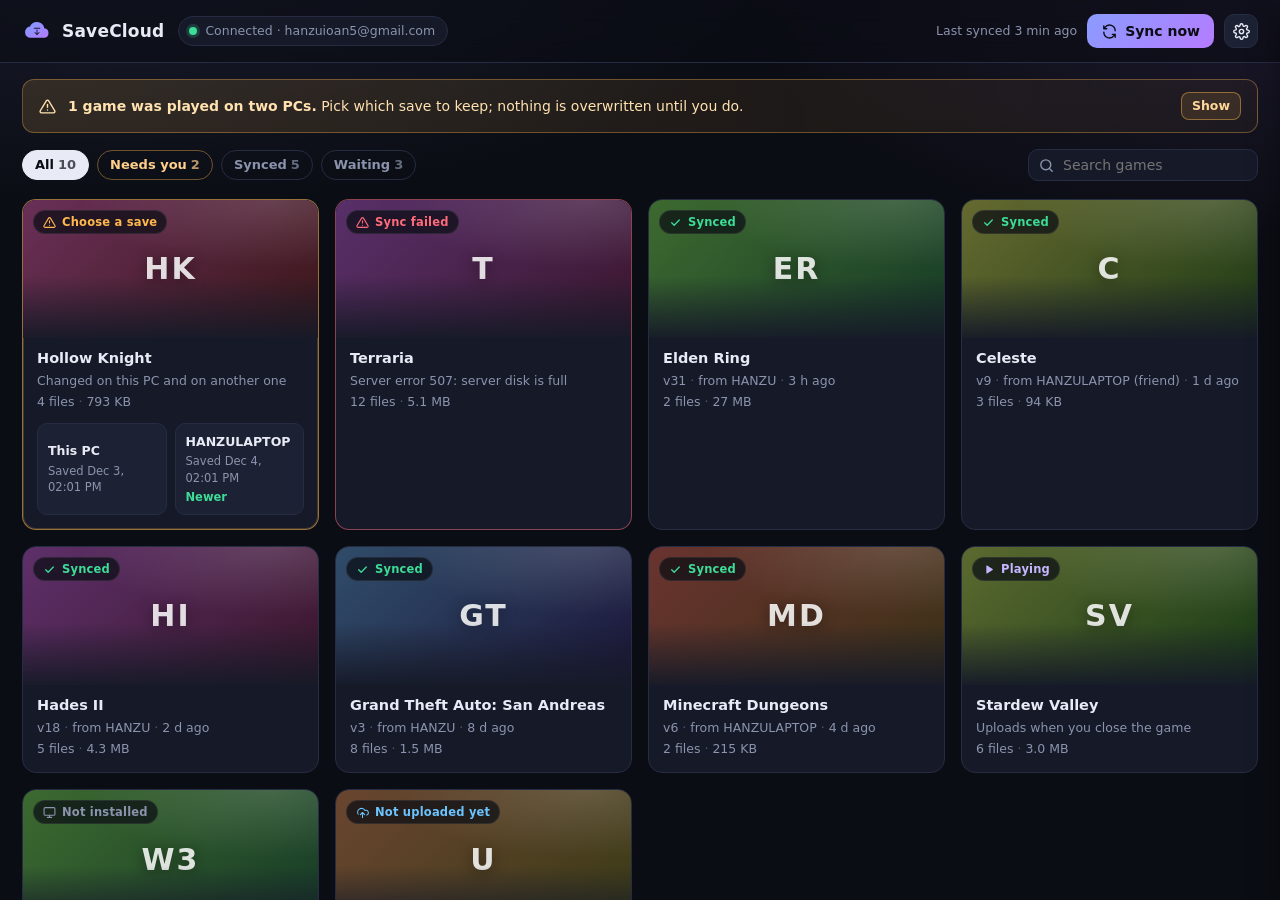
<file: SaveCloud/ui/index.html>
<!doctype html>
<html lang="en">
<head>
  <meta charset="utf-8">
  <meta name="viewport" content="width=device-width, initial-scale=1">
  <title>SaveCloud</title>
  <link rel="stylesheet" href="app.css">
</head>
<body>
  <div class="app">
    <header class="top">
      <div class="brand">
        <svg class="logo" viewBox="0 0 64 64" aria-hidden="true"><use href="#logo"/></svg>
        <span>SaveCloud</span>
      </div>
      <button class="conn" id="conn" type="button" title="Connection details">
        <span class="dot"></span><span class="conn-text" id="connText">Starting…</span>
      </button>
      <div class="top-right">
        <span class="last-sync" id="lastSync"></span>
        <button class="btn primary" id="syncBtn" type="button">
          <svg class="ico spin-when-busy" viewBox="0 0 24 24"><use href="#i-sync"/></svg>
          <span id="syncLabel">Sync now</span>
        </button>
        <button class="btn icon" id="settingsBtn" type="button" title="Settings">
          <svg class="ico" viewBox="0 0 24 24"><use href="#i-gear"/></svg>
        </button>
      </div>
    </header>

    <section class="banner" id="banner" hidden></section>

    <nav class="toolbar">
      <div class="chips" id="chips" role="tablist"></div>
      <label class="search">
        <svg class="ico" viewBox="0 0 24 24"><use href="#i-search"/></svg>
        <input id="search" type="search" placeholder="Search games" autocomplete="off">
      </label>
    </nav>

    <main class="grid" id="grid" aria-live="polite"></main>
    <div class="empty" id="empty" hidden></div>
  </div>

  <!-- Setup / connection overlay -->
  <div class="overlay" id="setup" hidden>
    <div class="setup">
      <svg class="logo big" viewBox="0 0 64 64" aria-hidden="true"><use href="#logo"/></svg>
      <h1 id="setupTitle">Getting SaveCloud ready</h1>
      <p class="muted" id="setupLead">This only takes a moment.</p>
      <ol class="steps" id="steps"></ol>
      <div class="setup-actions" id="setupActions"></div>
      <button class="link" id="setupDismiss" type="button">Look around anyway</button>
    </div>
  </div>

  <!-- Settings drawer -->
  <div class="scrim" id="scrim" hidden></div>
  <aside class="drawer" id="drawer" aria-hidden="true">
    <div class="drawer-head">
      <h2>Settings</h2>
      <button class="btn icon" id="closeDrawer" type="button" title="Close"><svg class="ico" viewBox="0 0 24 24"><use href="#i-x"/></svg></button>
    </div>
    <div class="drawer-body">
      <section class="group">
        <h3>General</h3>
        <label class="toggle"><span><b>Start with Windows</b><small>Restores your newest saves every time you sign in.</small></span><input type="checkbox" data-setting="StartWithWindows"><i></i></label>
        <label class="toggle"><span><b>Skip Steam Cloud games</b><small>Steam already syncs these; syncing twice can cause Steam conflict prompts.</small></span><input type="checkbox" data-setting="SkipSteamCloudGames"><i></i></label>
        <label class="toggle"><span><b>Sync settings files too</b><small>Graphics and keybinds. Usually differ per PC, so off by default.</small></span><input type="checkbox" data-setting="IncludeConfigFiles"><i></i></label>
      </section>

      <section class="group">
        <h3>Game folders</h3>
        <p class="muted small">Steam, Epic, GOG, Program Files and any <code>X:\Games</code> folder are found automatically. Add other folders that contain installed games.</p>
        <ul class="list" id="roots"></ul>
        <button class="btn" id="addRoot" type="button"><svg class="ico" viewBox="0 0 24 24"><use href="#i-plus"/></svg>Add folder</button>
      </section>

      <section class="group">
        <h3>Not synced</h3>
        <ul class="list" id="ignored"></ul>
      </section>

      <section class="group">
        <h3>Server</h3>
        <dl class="kv" id="serverInfo"></dl>
        <details>
          <summary>Advanced</summary>
          <label class="field"><span>Server address <small>Leave empty to find it automatically</small></span>
            <input type="text" id="serverUrl" placeholder="http://100.x.y.z:8765" spellcheck="false"></label>
          <label class="field"><span>Old versions kept per game</span>
            <input type="number" min="1" max="50" data-setting="HistoryToKeep"></label>
        </details>
      </section>

      <section class="group">
        <h3>Help</h3>
        <div class="row-btns">
          <button class="btn" data-cmd="openBackups" type="button">Local backups</button>
          <button class="btn" data-cmd="openLogs" type="button">Log files</button>
          <button class="btn" data-cmd="rescan" type="button">Rescan games</button>
        </div>
        <p class="muted small" id="version"></p>
      </section>
    </div>
  </aside>

  <!-- Confirm dialog -->
  <div class="overlay" id="confirm" hidden>
    <div class="dialog">
      <h2 id="confirmTitle"></h2>
      <div id="confirmBody"></div>
      <div class="dialog-actions">
        <button class="btn" id="confirmNo" type="button">Cancel</button>
        <button class="btn primary" id="confirmYes" type="button">OK</button>
      </div>
    </div>
  </div>

  <div class="toast" id="toast" hidden></div>

  <svg width="0" height="0" style="position:absolute">
    <defs>
      <linearGradient id="lg" x1="0" y1="0" x2="1" y2="1">
        <stop offset="0" stop-color="#7c9cff"/><stop offset="1" stop-color="#b57bff"/>
      </linearGradient>
    </defs>
    <symbol id="logo" viewBox="0 0 64 64">
      <path fill="url(#lg)" d="M47.5 26.2A16 16 0 0 0 17 22.6 12 12 0 0 0 18 46.5h29a10.2 10.2 0 0 0 .5-20.3z"/>
      <path fill="#0d1020" d="M31 29h2v8.2l3.3-3.3 1.4 1.4L32 41l-5.7-5.7 1.4-1.4L31 37.2z" opacity=".9"/>
      <rect x="25" y="25" width="14" height="2.4" rx="1.2" fill="#0d1020" opacity=".9"/>
    </symbol>
    <symbol id="i-sync" viewBox="0 0 24 24"><path fill="none" stroke="currentColor" stroke-width="2" stroke-linecap="round" stroke-linejoin="round" d="M20 11a8 8 0 0 0-14.3-4.9L4 8m0-4v4h4M4 13a8 8 0 0 0 14.3 4.9L20 16m0 4v-4h-4"/></symbol>
    <symbol id="i-gear" viewBox="0 0 24 24"><g fill="none" stroke="currentColor" stroke-width="2" stroke-linecap="round" stroke-linejoin="round"><circle cx="12" cy="12" r="3"/><path d="M19.4 15a1.7 1.7 0 0 0 .3 1.8l.1.1a2 2 0 1 1-2.8 2.8l-.1-.1a1.7 1.7 0 0 0-1.8-.3 1.7 1.7 0 0 0-1 1.5V21a2 2 0 1 1-4 0v-.1a1.7 1.7 0 0 0-1.1-1.5 1.7 1.7 0 0 0-1.8.3l-.1.1a2 2 0 1 1-2.8-2.8l.1-.1a1.7 1.7 0 0 0 .3-1.8 1.7 1.7 0 0 0-1.5-1H3a2 2 0 1 1 0-4h.1a1.7 1.7 0 0 0 1.5-1.1 1.7 1.7 0 0 0-.3-1.8l-.1-.1a2 2 0 1 1 2.8-2.8l.1.1a1.7 1.7 0 0 0 1.8.3H9a1.7 1.7 0 0 0 1-1.5V3a2 2 0 1 1 4 0v.1a1.7 1.7 0 0 0 1 1.5 1.7 1.7 0 0 0 1.8-.3l.1-.1a2 2 0 1 1 2.8 2.8l-.1.1a1.7 1.7 0 0 0-.3 1.8V9a1.7 1.7 0 0 0 1.5 1H21a2 2 0 1 1 0 4h-.1a1.7 1.7 0 0 0-1.5 1z"/></g></symbol>
    <symbol id="i-search" viewBox="0 0 24 24"><g fill="none" stroke="currentColor" stroke-width="2" stroke-linecap="round"><circle cx="11" cy="11" r="7"/><path d="m20 20-3.5-3.5"/></g></symbol>
    <symbol id="i-x" viewBox="0 0 24 24"><path fill="none" stroke="currentColor" stroke-width="2" stroke-linecap="round" d="M6 6l12 12M18 6 6 18"/></symbol>
    <symbol id="i-plus" viewBox="0 0 24 24"><path fill="none" stroke="currentColor" stroke-width="2" stroke-linecap="round" d="M12 5v14M5 12h14"/></symbol>
    <symbol id="i-check" viewBox="0 0 24 24"><path fill="none" stroke="currentColor" stroke-width="2.4" stroke-linecap="round" stroke-linejoin="round" d="m5 12.5 4.5 4.5L19 7.5"/></symbol>
    <symbol id="i-alert" viewBox="0 0 24 24"><g fill="none" stroke="currentColor" stroke-width="2" stroke-linecap="round" stroke-linejoin="round"><path d="M10.3 3.9 1.8 18a2 2 0 0 0 1.7 3h17a2 2 0 0 0 1.7-3L13.7 3.9a2 2 0 0 0-3.4 0z"/><path d="M12 9v4M12 17h.01"/></g></symbol>
    <symbol id="i-cloud-up" viewBox="0 0 24 24"><g fill="none" stroke="currentColor" stroke-width="2" stroke-linecap="round" stroke-linejoin="round"><path d="M20 16.6A4.5 4.5 0 0 0 17.5 8h-1.3A7 7 0 1 0 4 14.9"/><path d="M12 12v9m-4-5 4-4 4 4"/></g></symbol>
    <symbol id="i-pc" viewBox="0 0 24 24"><g fill="none" stroke="currentColor" stroke-width="2" stroke-linecap="round" stroke-linejoin="round"><rect x="2" y="3" width="20" height="14" rx="2"/><path d="M8 21h8M12 17v4"/></g></symbol>
    <symbol id="i-more" viewBox="0 0 24 24"><g fill="currentColor"><circle cx="5" cy="12" r="1.8"/><circle cx="12" cy="12" r="1.8"/><circle cx="19" cy="12" r="1.8"/></g></symbol>
    <symbol id="i-play" viewBox="0 0 24 24"><path fill="currentColor" d="M8 5.5v13a1 1 0 0 0 1.5.9l10-6.5a1 1 0 0 0 0-1.8l-10-6.5A1 1 0 0 0 8 5.5z"/></symbol>
  </svg>

  <script src="app.js"></script>
</body>
</html>
</file>
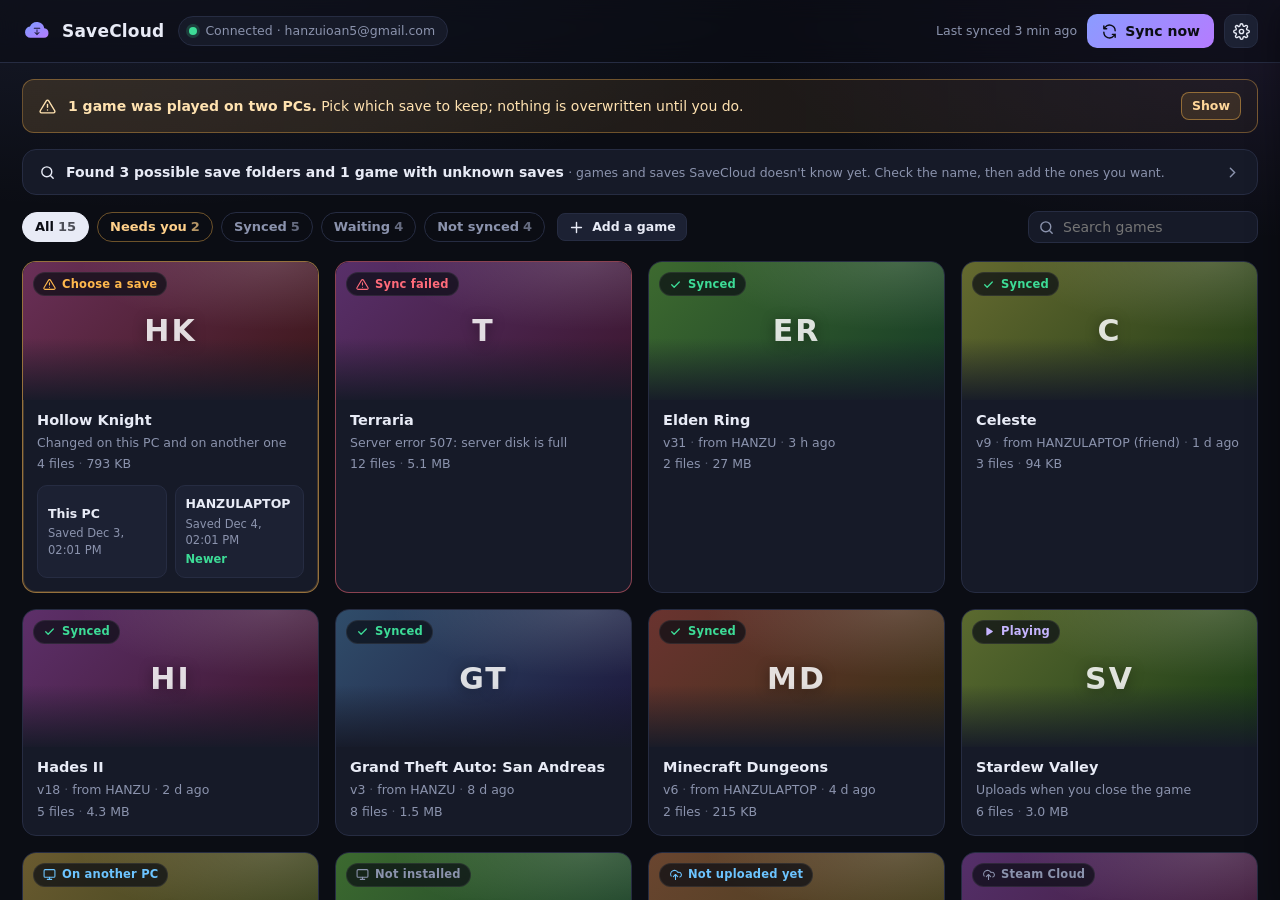
<file: SaveCloud/web/index.html>
<!doctype html>
<html lang="en">
<head>
  <meta charset="utf-8">
  <meta name="viewport" content="width=device-width, initial-scale=1">
  <title>SaveCloud</title>
  <link rel="stylesheet" href="app.css">
</head>
<body>
  <div class="app">
    <header class="top">
      <div class="brand">
        <svg class="logo" viewBox="0 0 64 64" aria-hidden="true"><use href="#logo"/></svg>
        <span>SaveCloud</span>
      </div>
      <button class="conn" id="conn" type="button" title="Connection details">
        <span class="dot"></span><span class="conn-text" id="connText">Starting…</span>
      </button>
      <div class="top-right">
        <span class="last-sync" id="lastSync"></span>
        <button class="btn primary" id="syncBtn" type="button">
          <svg class="ico spin-when-busy" viewBox="0 0 24 24"><use href="#i-sync"/></svg>
          <span id="syncLabel">Sync now</span>
        </button>
        <button class="btn icon" id="settingsBtn" type="button" title="Settings">
          <svg class="ico" viewBox="0 0 24 24"><use href="#i-gear"/></svg>
        </button>
      </div>
    </header>

    <section class="banner" id="banner" hidden></section>

    <section class="suggest" id="suggest" hidden></section>

    <nav class="toolbar">
      <div class="chips" id="chips" role="tablist"></div>
      <button class="btn small" id="addGameBtn" type="button"><svg class="ico" viewBox="0 0 24 24"><use href="#i-plus"/></svg>Add a game</button>
      <label class="search">
        <svg class="ico" viewBox="0 0 24 24"><use href="#i-search"/></svg>
        <input id="search" type="search" placeholder="Search games" autocomplete="off">
      </label>
    </nav>

    <main class="grid" id="grid" aria-live="polite"></main>
    <div class="empty" id="empty" hidden></div>
  </div>

  <!-- Setup / connection overlay -->
  <div class="overlay" id="setup" hidden>
    <div class="setup">
      <svg class="logo big" viewBox="0 0 64 64" aria-hidden="true"><use href="#logo"/></svg>
      <h1 id="setupTitle">Getting SaveCloud ready</h1>
      <p class="muted" id="setupLead">This only takes a moment.</p>
      <ol class="steps" id="steps"></ol>
      <div class="setup-actions" id="setupActions"></div>
      <button class="link" id="setupDismiss" type="button">Look around anyway</button>
    </div>
  </div>

  <!-- Settings drawer -->
  <div class="scrim" id="scrim" hidden></div>
  <aside class="drawer" id="drawer" aria-hidden="true">
    <div class="drawer-head">
      <h2>Settings</h2>
      <button class="btn icon" id="closeDrawer" type="button" title="Close"><svg class="ico" viewBox="0 0 24 24"><use href="#i-x"/></svg></button>
    </div>
    <div class="drawer-body">
      <section class="group">
        <h3>General</h3>
        <label class="toggle"><span><b>Start with Windows</b><small>Restores your newest saves every time you sign in.</small></span><input type="checkbox" data-setting="StartWithWindows"><i></i></label>
        <label class="toggle"><span><b>Leave launcher-synced games to their launcher</b><small>Steam, Epic, GOG, EA and Ubisoft sync some games themselves. Syncing twice can make the launcher ask which save to keep.</small></span><input type="checkbox" data-setting="SkipLauncherCloudGames"><i></i></label>
        <label class="toggle"><span><b>Sync settings files too</b><small>Graphics and keybinds. Usually differ per PC, so off by default.</small></span><input type="checkbox" data-setting="IncludeConfigFiles"><i></i></label>
      </section>

      <section class="group">
        <h3>Game folders</h3>
        <p class="muted small">Steam, Epic, GOG, Program Files and any <code>X:\Games</code> folder are found automatically. Add other folders that contain installed games.</p>
        <ul class="list" id="roots"></ul>
        <button class="btn" id="addRoot" type="button"><svg class="ico" viewBox="0 0 24 24"><use href="#i-plus"/></svg>Add folder</button>
      </section>

      <section class="group">
        <h3>Games you added</h3>
        <ul class="list" id="customGames"></ul>
      </section>

      <section class="group">
        <h3>Not synced</h3>
        <ul class="list" id="ignored"></ul>
      </section>

      <section class="group">
        <h3>Server</h3>
        <dl class="kv" id="serverInfo"></dl>
        <details>
          <summary>Advanced</summary>
          <label class="field"><span>Server address <small>Leave empty to find it automatically</small></span>
            <input type="text" id="serverUrl" placeholder="http://100.x.y.z:8765" spellcheck="false"></label>
          <label class="field"><span>Old versions kept per game</span>
            <input type="number" min="1" max="50" data-setting="HistoryToKeep"></label>
        </details>
      </section>

      <section class="group">
        <h3>Help</h3>
        <div class="row-btns">
          <button class="btn" data-cmd="openBackups" type="button">Local backups</button>
          <button class="btn" data-cmd="openLogs" type="button">Log files</button>
          <button class="btn" data-cmd="rescan" type="button">Rescan games</button>
        </div>
        <p class="muted small" id="version"></p>
      </section>
    </div>
  </aside>

  <!-- Confirm dialog -->
  <div class="overlay" id="confirm" hidden>
    <div class="dialog">
      <h2 id="confirmTitle"></h2>
      <div id="confirmBody"></div>
      <div class="dialog-actions">
        <button class="btn" id="confirmNo" type="button">Cancel</button>
        <button class="btn primary" id="confirmYes" type="button">OK</button>
      </div>
    </div>
  </div>

  <div class="toast" id="toast" hidden></div>

  <svg width="0" height="0" style="position:absolute">
    <defs>
      <linearGradient id="lg" x1="0" y1="0" x2="1" y2="1">
        <stop offset="0" stop-color="#7c9cff"/><stop offset="1" stop-color="#b57bff"/>
      </linearGradient>
    </defs>
    <symbol id="logo" viewBox="0 0 64 64">
      <path fill="url(#lg)" d="M47.5 26.2A16 16 0 0 0 17 22.6 12 12 0 0 0 18 46.5h29a10.2 10.2 0 0 0 .5-20.3z"/>
      <path fill="#0d1020" d="M31 29h2v8.2l3.3-3.3 1.4 1.4L32 41l-5.7-5.7 1.4-1.4L31 37.2z" opacity=".9"/>
      <rect x="25" y="25" width="14" height="2.4" rx="1.2" fill="#0d1020" opacity=".9"/>
    </symbol>
    <symbol id="i-sync" viewBox="0 0 24 24"><path fill="none" stroke="currentColor" stroke-width="2" stroke-linecap="round" stroke-linejoin="round" d="M20 11a8 8 0 0 0-14.3-4.9L4 8m0-4v4h4M4 13a8 8 0 0 0 14.3 4.9L20 16m0 4v-4h-4"/></symbol>
    <symbol id="i-gear" viewBox="0 0 24 24"><g fill="none" stroke="currentColor" stroke-width="2" stroke-linecap="round" stroke-linejoin="round"><circle cx="12" cy="12" r="3"/><path d="M19.4 15a1.7 1.7 0 0 0 .3 1.8l.1.1a2 2 0 1 1-2.8 2.8l-.1-.1a1.7 1.7 0 0 0-1.8-.3 1.7 1.7 0 0 0-1 1.5V21a2 2 0 1 1-4 0v-.1a1.7 1.7 0 0 0-1.1-1.5 1.7 1.7 0 0 0-1.8.3l-.1.1a2 2 0 1 1-2.8-2.8l.1-.1a1.7 1.7 0 0 0 .3-1.8 1.7 1.7 0 0 0-1.5-1H3a2 2 0 1 1 0-4h.1a1.7 1.7 0 0 0 1.5-1.1 1.7 1.7 0 0 0-.3-1.8l-.1-.1a2 2 0 1 1 2.8-2.8l.1.1a1.7 1.7 0 0 0 1.8.3H9a1.7 1.7 0 0 0 1-1.5V3a2 2 0 1 1 4 0v.1a1.7 1.7 0 0 0 1 1.5 1.7 1.7 0 0 0 1.8-.3l.1-.1a2 2 0 1 1 2.8 2.8l-.1.1a1.7 1.7 0 0 0-.3 1.8V9a1.7 1.7 0 0 0 1.5 1H21a2 2 0 1 1 0 4h-.1a1.7 1.7 0 0 0-1.5 1z"/></g></symbol>
    <symbol id="i-search" viewBox="0 0 24 24"><g fill="none" stroke="currentColor" stroke-width="2" stroke-linecap="round"><circle cx="11" cy="11" r="7"/><path d="m20 20-3.5-3.5"/></g></symbol>
    <symbol id="i-x" viewBox="0 0 24 24"><path fill="none" stroke="currentColor" stroke-width="2" stroke-linecap="round" d="M6 6l12 12M18 6 6 18"/></symbol>
    <symbol id="i-plus" viewBox="0 0 24 24"><path fill="none" stroke="currentColor" stroke-width="2" stroke-linecap="round" d="M12 5v14M5 12h14"/></symbol>
    <symbol id="i-check" viewBox="0 0 24 24"><path fill="none" stroke="currentColor" stroke-width="2.4" stroke-linecap="round" stroke-linejoin="round" d="m5 12.5 4.5 4.5L19 7.5"/></symbol>
    <symbol id="i-alert" viewBox="0 0 24 24"><g fill="none" stroke="currentColor" stroke-width="2" stroke-linecap="round" stroke-linejoin="round"><path d="M10.3 3.9 1.8 18a2 2 0 0 0 1.7 3h17a2 2 0 0 0 1.7-3L13.7 3.9a2 2 0 0 0-3.4 0z"/><path d="M12 9v4M12 17h.01"/></g></symbol>
    <symbol id="i-cloud-up" viewBox="0 0 24 24"><g fill="none" stroke="currentColor" stroke-width="2" stroke-linecap="round" stroke-linejoin="round"><path d="M20 16.6A4.5 4.5 0 0 0 17.5 8h-1.3A7 7 0 1 0 4 14.9"/><path d="M12 12v9m-4-5 4-4 4 4"/></g></symbol>
    <symbol id="i-pc" viewBox="0 0 24 24"><g fill="none" stroke="currentColor" stroke-width="2" stroke-linecap="round" stroke-linejoin="round"><rect x="2" y="3" width="20" height="14" rx="2"/><path d="M8 21h8M12 17v4"/></g></symbol>
    <symbol id="i-more" viewBox="0 0 24 24"><g fill="currentColor"><circle cx="5" cy="12" r="1.8"/><circle cx="12" cy="12" r="1.8"/><circle cx="19" cy="12" r="1.8"/></g></symbol>
    <symbol id="i-play" viewBox="0 0 24 24"><path fill="currentColor" d="M8 5.5v13a1 1 0 0 0 1.5.9l10-6.5a1 1 0 0 0 0-1.8l-10-6.5A1 1 0 0 0 8 5.5z"/></symbol>
  </svg>

  <script src="app.js"></script>
</body>
</html>
</file>
<file: SaveCloud/ui/app.css>
:root {
  --bg: #0b0d14;
  --bg-2: #11141f;
  --panel: #161a28;
  --panel-2: #1c2133;
  --line: #262c42;
  --text: #e8ebf6;
  --muted: #8b93ad;
  --accent: #8a9cff;
  --accent-2: #b57bff;
  --ok: #3ddc97;
  --warn: #ffb84d;
  --bad: #ff6b7a;
  --info: #6cc4ff;
  --radius: 14px;
  --shadow: 0 10px 30px rgba(0, 0, 0, .35);
  color-scheme: dark;
}

* { box-sizing: border-box; }
html, body { height: 100%; }
body {
  margin: 0;
  background:
    radial-gradient(1200px 500px at 10% -10%, rgba(138, 156, 255, .12), transparent 60%),
    radial-gradient(900px 400px at 100% 0%, rgba(181, 123, 255, .10), transparent 60%),
    var(--bg);
  color: var(--text);
  font: 14px/1.45 "Segoe UI Variable Text", "Segoe UI", system-ui, -apple-system, sans-serif;
  -webkit-font-smoothing: antialiased;
  user-select: none;
  overflow: hidden;
}
button, input { font: inherit; color: inherit; }
code { font-family: "Cascadia Mono", Consolas, monospace; font-size: .92em; background: var(--panel-2); padding: 1px 5px; border-radius: 5px; }
[hidden] { display: none !important; }

.app { height: 100%; display: flex; flex-direction: column; }

/* ---- header ---- */
.top {
  display: flex; align-items: center; gap: 14px;
  padding: 14px 22px; border-bottom: 1px solid var(--line);
  background: rgba(11, 13, 20, .6); backdrop-filter: blur(12px);
}
.brand { display: flex; align-items: center; gap: 10px; font-weight: 650; font-size: 17px; letter-spacing: .2px; }
.logo { width: 30px; height: 30px; }
.logo.big { width: 64px; height: 64px; }
.conn {
  display: inline-flex; align-items: center; gap: 8px; max-width: 46%;
  border: 1px solid var(--line); background: var(--panel); border-radius: 999px;
  padding: 5px 12px 5px 10px; cursor: pointer; color: var(--muted); font-size: 12.5px;
}
.conn:hover { border-color: #39405e; color: var(--text); }
.conn-text { white-space: nowrap; overflow: hidden; text-overflow: ellipsis; }
.dot { width: 8px; height: 8px; border-radius: 50%; background: var(--muted); flex: none; box-shadow: 0 0 0 3px rgba(139, 147, 173, .15); }
.conn[data-state="connected"] .dot { background: var(--ok); box-shadow: 0 0 0 3px rgba(61, 220, 151, .18); }
.conn[data-state="searching"] .dot { background: var(--info); animation: pulse 1.2s infinite; }
.conn[data-state="warn"] .dot { background: var(--warn); box-shadow: 0 0 0 3px rgba(255, 184, 77, .18); }
.conn[data-state="bad"] .dot { background: var(--bad); box-shadow: 0 0 0 3px rgba(255, 107, 122, .18); }
@keyframes pulse { 50% { opacity: .35; } }
.top-right { margin-left: auto; display: flex; align-items: center; gap: 10px; }
.last-sync { color: var(--muted); font-size: 12.5px; white-space: nowrap; }

.btn {
  display: inline-flex; align-items: center; gap: 7px; height: 34px; padding: 0 14px;
  border-radius: 10px; border: 1px solid var(--line); background: var(--panel-2);
  cursor: pointer; font-weight: 550; white-space: nowrap; transition: background .15s, border-color .15s, transform .05s;
}
.btn:hover { background: #242a40; border-color: #353c59; }
.btn:active { transform: translateY(1px); }
.btn:disabled { opacity: .55; cursor: default; }
.btn.primary { border: 0; background: linear-gradient(135deg, var(--accent), var(--accent-2)); color: #0b0d14; }
.btn.primary:hover { filter: brightness(1.08); }
.btn.warn { border-color: rgba(255, 184, 77, .45); background: rgba(255, 184, 77, .12); color: #ffd79a; }
.btn.icon { width: 34px; padding: 0; justify-content: center; }
.btn.small { height: 28px; padding: 0 10px; font-size: 12.5px; border-radius: 8px; }
.ico { width: 17px; height: 17px; flex: none; }
.busy .spin-when-busy { animation: spin 1s linear infinite; }
@keyframes spin { to { transform: rotate(360deg); } }
.link { background: none; border: 0; color: var(--muted); cursor: pointer; text-decoration: underline; text-underline-offset: 3px; }
.link:hover { color: var(--text); }

/* ---- banner ---- */
.banner {
  margin: 16px 22px 0; padding: 12px 16px; border-radius: 12px;
  display: flex; align-items: center; gap: 12px;
  background: linear-gradient(90deg, rgba(255, 184, 77, .14), rgba(255, 184, 77, .04));
  border: 1px solid rgba(255, 184, 77, .35); color: #ffe2b0;
}
.banner.bad { background: linear-gradient(90deg, rgba(255, 107, 122, .14), rgba(255, 107, 122, .04)); border-color: rgba(255, 107, 122, .35); color: #ffc7cd; }
.banner .grow { flex: 1; }

/* ---- toolbar ---- */
.toolbar { display: flex; align-items: center; gap: 14px; padding: 16px 22px 6px; }
.chips { display: flex; gap: 8px; flex-wrap: wrap; }
.chip {
  height: 30px; padding: 0 12px; border-radius: 999px; border: 1px solid var(--line);
  background: transparent; color: var(--muted); cursor: pointer; font-size: 13px; font-weight: 550;
}
.chip:hover { color: var(--text); border-color: #39405e; }
.chip[aria-selected="true"] { background: var(--text); color: #0b0d14; border-color: var(--text); }
.chip .n { opacity: .7; margin-left: 4px; font-variant-numeric: tabular-nums; }
.chip.attn:not([aria-selected="true"]) { color: #ffd08a; border-color: rgba(255, 184, 77, .4); }
.search { margin-left: auto; position: relative; display: flex; align-items: center; }
.search .ico { position: absolute; left: 10px; color: var(--muted); }
.search input {
  width: 230px; height: 32px; padding: 0 12px 0 34px; border-radius: 10px;
  border: 1px solid var(--line); background: var(--panel); outline: none;
}
.search input:focus { border-color: var(--accent); }

/* ---- grid ---- */
.grid {
  flex: 1; overflow: auto; padding: 12px 22px 28px;
  display: grid; grid-template-columns: repeat(auto-fill, minmax(250px, 1fr)); grid-auto-rows: max-content; gap: 16px; align-content: start;
}
.grid::-webkit-scrollbar { width: 10px; }
.grid::-webkit-scrollbar-thumb { background: #2a3048; border-radius: 10px; border: 2px solid var(--bg); }

.card {
  position: relative; border-radius: var(--radius); overflow: hidden;
  background: var(--panel); border: 1px solid var(--line);
  transition: transform .15s, border-color .15s, box-shadow .15s;
  animation: rise .25s ease both;
}
@keyframes rise { from { opacity: 0; transform: translateY(6px); } }
.card:hover { transform: translateY(-2px); border-color: #353c59; box-shadow: var(--shadow); }
.card.conflict { border-color: rgba(255, 184, 77, .55); box-shadow: 0 0 0 1px rgba(255, 184, 77, .2) inset; }
.card.error { border-color: rgba(255, 107, 122, .5); }
.cover { position: relative; height: 0; padding-top: 46.74%; background: var(--panel-2); overflow: hidden; } /* Steam header ratio 460x215 */
.cover img { position: absolute; inset: 0; width: 100%; height: 100%; object-fit: cover; display: block; transition: transform .3s; }
.card:hover .cover img { transform: scale(1.03); }
.cover .art {
  position: absolute; inset: 0; display: grid; place-items: center;
  font-weight: 750; font-size: 30px; letter-spacing: 2px; color: rgba(255, 255, 255, .85);
  text-shadow: 0 2px 14px rgba(0, 0, 0, .4);
}
.cover .art::after {
  content: ""; position: absolute; inset: 0;
  background: radial-gradient(120% 90% at 85% 0%, rgba(255,255,255,.14), transparent 55%);
}
.cover::after { content: ""; position: absolute; inset: auto 0 0 0; height: 45%; background: linear-gradient(transparent, rgba(22, 26, 40, .95)); }
.badge {
  position: absolute; z-index: 2; top: 10px; left: 10px;
  display: inline-flex; align-items: center; gap: 6px; height: 24px; padding: 0 9px;
  border-radius: 999px; font-size: 11.5px; font-weight: 650; letter-spacing: .2px;
  background: rgba(11, 13, 20, .72); backdrop-filter: blur(8px); border: 1px solid rgba(255, 255, 255, .08);
}
.badge .ico { width: 13px; height: 13px; }
.badge.ok { color: var(--ok); }
.badge.warn { color: var(--warn); }
.badge.bad { color: var(--bad); }
.badge.info { color: var(--info); }
.badge.muted { color: var(--muted); }
.badge.play { color: #c6b5ff; }
.more {
  position: absolute; z-index: 2; top: 8px; right: 8px; width: 30px; height: 30px; border-radius: 9px;
  display: grid; place-items: center; border: 0; cursor: pointer; opacity: 0; transition: opacity .15s;
  background: rgba(11, 13, 20, .72); backdrop-filter: blur(8px);
}
.card:hover .more, .more:focus { opacity: 1; }
.body { padding: 10px 14px 14px; }
.title { font-weight: 650; font-size: 14.5px; white-space: nowrap; overflow: hidden; text-overflow: ellipsis; }
.meta { color: var(--muted); font-size: 12.5px; margin-top: 3px; min-height: 18px; white-space: nowrap; overflow: hidden; text-overflow: ellipsis; }
.meta .sep { opacity: .5; }
.meta .ico { width: 13px; height: 13px; }

.choice { margin-top: 12px; display: grid; grid-template-columns: 1fr 1fr; gap: 8px; }
.choice button {
  text-align: left; padding: 9px 10px; border-radius: 10px; cursor: pointer;
  border: 1px solid var(--line); background: var(--panel-2); transition: border-color .15s, background .15s;
}
.choice button:hover { border-color: var(--accent); background: #202640; }
.choice b { display: block; font-size: 12.5px; }
.choice small { color: var(--muted); font-size: 11.5px; display: block; margin-top: 2px; }
.choice .newer { color: var(--ok); font-weight: 650; }

.menu {
  position: fixed; z-index: 50; min-width: 190px; padding: 6px; border-radius: 12px;
  background: var(--panel-2); border: 1px solid #353c59; box-shadow: var(--shadow);
}
.menu button { display: flex; width: 100%; gap: 8px; align-items: center; padding: 8px 10px; border: 0; background: none; border-radius: 8px; cursor: pointer; text-align: left; }
.menu button:hover { background: #2a3150; }

.empty { flex: 1; display: grid; place-items: center; color: var(--muted); text-align: center; padding: 40px; }
.empty h2 { color: var(--text); margin: 10px 0 4px; font-size: 18px; }
.skeleton { border-radius: var(--radius); background: linear-gradient(90deg, var(--panel) 25%, var(--panel-2) 50%, var(--panel) 75%); background-size: 200% 100%; animation: shimmer 1.4s infinite; height: 190px; }
@keyframes shimmer { to { background-position: -200% 0; } }

/* ---- overlays ---- */
.overlay { position: fixed; inset: 0; z-index: 40; display: grid; place-items: center; background: rgba(6, 7, 12, .72); backdrop-filter: blur(6px); animation: fade .2s; }
@keyframes fade { from { opacity: 0; } }
.setup { width: min(520px, 92vw); text-align: center; padding: 34px 34px 24px; border-radius: 20px; background: var(--bg-2); border: 1px solid var(--line); box-shadow: var(--shadow); }
.setup h1 { font-size: 22px; margin: 12px 0 4px; }
.muted { color: var(--muted); }
.small { font-size: 12.5px; }
.steps { list-style: none; padding: 0; margin: 22px 0; text-align: left; display: grid; gap: 8px; }
.steps li { display: flex; gap: 12px; align-items: flex-start; padding: 11px 14px; border-radius: 12px; background: var(--panel); border: 1px solid var(--line); }
.steps .state { width: 22px; height: 22px; border-radius: 50%; flex: none; display: grid; place-items: center; margin-top: 1px; border: 2px solid var(--line); }
.steps .done .state { background: var(--ok); border-color: var(--ok); color: #0b0d14; }
.steps .now .state { border-color: var(--info); border-top-color: transparent; animation: spin 1s linear infinite; }
.steps .todo { opacity: .55; }
.steps .fail .state { background: var(--warn); border-color: var(--warn); color: #0b0d14; }
.steps .state .ico { width: 13px; height: 13px; }
.steps b { display: block; }
.steps small { color: var(--muted); }
.setup-actions { display: flex; gap: 10px; justify-content: center; flex-wrap: wrap; margin-bottom: 14px; }
.copy { display: inline-flex; gap: 8px; align-items: center; padding: 6px 8px 6px 12px; border-radius: 10px; background: var(--panel); border: 1px solid var(--line); font-family: "Cascadia Mono", Consolas, monospace; font-size: 12.5px; user-select: text; }

.dialog { width: min(460px, 92vw); padding: 22px; border-radius: 18px; background: var(--bg-2); border: 1px solid var(--line); box-shadow: var(--shadow); }
.dialog h2 { margin: 0 0 8px; font-size: 18px; }
.dialog p { color: var(--muted); margin: 6px 0; }
.dialog-actions { display: flex; justify-content: flex-end; gap: 10px; margin-top: 18px; }

/* ---- drawer ---- */
.scrim { position: fixed; inset: 0; z-index: 30; background: rgba(6, 7, 12, .5); animation: fade .2s; }
.drawer {
  position: fixed; z-index: 31; top: 0; right: 0; bottom: 0; width: min(420px, 94vw);
  background: var(--bg-2); border-left: 1px solid var(--line); box-shadow: var(--shadow);
  transform: translateX(100%); transition: transform .22s ease; display: flex; flex-direction: column;
}
.drawer.open { transform: none; }
.drawer-head { display: flex; align-items: center; justify-content: space-between; padding: 16px 20px; border-bottom: 1px solid var(--line); }
.drawer-head h2 { margin: 0; font-size: 17px; }
.drawer-body { overflow: auto; padding: 6px 20px 24px; }
.group { padding: 14px 0; border-bottom: 1px solid var(--line); }
.group:last-child { border-bottom: 0; }
.group h3 { margin: 0 0 10px; font-size: 12px; text-transform: uppercase; letter-spacing: .9px; color: var(--muted); }
.toggle { display: flex; align-items: center; gap: 14px; padding: 8px 0; cursor: pointer; }
.toggle span { flex: 1; }
.toggle b { display: block; font-weight: 600; }
.toggle small { color: var(--muted); font-size: 12px; }
.toggle input { display: none; }
.toggle i { width: 40px; height: 22px; border-radius: 999px; background: #2a3048; position: relative; flex: none; transition: background .15s; }
.toggle i::after { content: ""; position: absolute; top: 3px; left: 3px; width: 16px; height: 16px; border-radius: 50%; background: #c9cee3; transition: transform .15s, background .15s; }
.toggle input:checked + i { background: linear-gradient(135deg, var(--accent), var(--accent-2)); }
.toggle input:checked + i::after { transform: translateX(18px); background: #fff; }
.list { list-style: none; margin: 0 0 10px; padding: 0; display: grid; gap: 6px; }
.list li { display: flex; align-items: center; gap: 8px; padding: 7px 8px 7px 12px; border-radius: 10px; background: var(--panel); border: 1px solid var(--line); font-size: 13px; }
.list li span { flex: 1; overflow: hidden; text-overflow: ellipsis; white-space: nowrap; }
.list .none { color: var(--muted); background: none; border-style: dashed; justify-content: center; }
.kv { display: grid; grid-template-columns: auto 1fr; gap: 6px 14px; margin: 0 0 10px; font-size: 13px; }
.kv dt { color: var(--muted); }
.kv dd { margin: 0; overflow: hidden; text-overflow: ellipsis; user-select: text; }
details summary { cursor: pointer; color: var(--muted); padding: 6px 0; }
.field { display: grid; gap: 6px; margin: 10px 0; }
.field small { color: var(--muted); font-size: 12px; margin-left: 6px; }
.field input { height: 34px; padding: 0 10px; border-radius: 10px; border: 1px solid var(--line); background: var(--panel); outline: none; }
.field input:focus { border-color: var(--accent); }
.row-btns { display: flex; gap: 8px; flex-wrap: wrap; }

.toast {
  position: fixed; z-index: 60; left: 50%; bottom: 22px; transform: translateX(-50%);
  padding: 10px 16px; border-radius: 12px; background: var(--panel-2); border: 1px solid #353c59; box-shadow: var(--shadow);
  animation: rise .2s ease;
}

@media (max-width: 720px) {
  .last-sync, .brand span { display: none; }
  .search input { width: 160px; }
  .conn { max-width: 40%; }
}
</file>
<file: SaveCloud/web/app.css>
:root {
  --bg: #0b0d14;
  --bg-2: #11141f;
  --panel: #161a28;
  --panel-2: #1c2133;
  --line: #262c42;
  --text: #e8ebf6;
  --muted: #8b93ad;
  --accent: #8a9cff;
  --accent-2: #b57bff;
  --ok: #3ddc97;
  --warn: #ffb84d;
  --bad: #ff6b7a;
  --info: #6cc4ff;
  --radius: 14px;
  --shadow: 0 10px 30px rgba(0, 0, 0, .35);
  color-scheme: dark;
}

* { box-sizing: border-box; }
html, body { height: 100%; }
body {
  margin: 0;
  background:
    radial-gradient(1200px 500px at 10% -10%, rgba(138, 156, 255, .12), transparent 60%),
    radial-gradient(900px 400px at 100% 0%, rgba(181, 123, 255, .10), transparent 60%),
    var(--bg);
  color: var(--text);
  font: 14px/1.45 "Segoe UI Variable Text", "Segoe UI", system-ui, -apple-system, sans-serif;
  -webkit-font-smoothing: antialiased;
  user-select: none;
  overflow: hidden;
}
button, input { font: inherit; color: inherit; }
code { font-family: "Cascadia Mono", Consolas, monospace; font-size: .92em; background: var(--panel-2); padding: 1px 5px; border-radius: 5px; }
[hidden] { display: none !important; }

.app { height: 100%; display: flex; flex-direction: column; }

/* ---- header ---- */
.top {
  display: flex; align-items: center; gap: 14px;
  padding: 14px 22px; border-bottom: 1px solid var(--line);
  background: rgba(11, 13, 20, .6); backdrop-filter: blur(12px);
}
.brand { display: flex; align-items: center; gap: 10px; font-weight: 650; font-size: 17px; letter-spacing: .2px; }
.logo { width: 30px; height: 30px; }
.logo.big { width: 64px; height: 64px; }
.conn {
  display: inline-flex; align-items: center; gap: 8px; max-width: 46%;
  border: 1px solid var(--line); background: var(--panel); border-radius: 999px;
  padding: 5px 12px 5px 10px; cursor: pointer; color: var(--muted); font-size: 12.5px;
}
.conn:hover { border-color: #39405e; color: var(--text); }
.conn-text { white-space: nowrap; overflow: hidden; text-overflow: ellipsis; }
.dot { width: 8px; height: 8px; border-radius: 50%; background: var(--muted); flex: none; box-shadow: 0 0 0 3px rgba(139, 147, 173, .15); }
.conn[data-state="connected"] .dot { background: var(--ok); box-shadow: 0 0 0 3px rgba(61, 220, 151, .18); }
.conn[data-state="searching"] .dot { background: var(--info); animation: pulse 1.2s infinite; }
.conn[data-state="warn"] .dot { background: var(--warn); box-shadow: 0 0 0 3px rgba(255, 184, 77, .18); }
.conn[data-state="bad"] .dot { background: var(--bad); box-shadow: 0 0 0 3px rgba(255, 107, 122, .18); }
@keyframes pulse { 50% { opacity: .35; } }
.top-right { margin-left: auto; display: flex; align-items: center; gap: 10px; }
.last-sync { color: var(--muted); font-size: 12.5px; white-space: nowrap; }

.btn {
  display: inline-flex; align-items: center; gap: 7px; height: 34px; padding: 0 14px;
  border-radius: 10px; border: 1px solid var(--line); background: var(--panel-2);
  cursor: pointer; font-weight: 550; white-space: nowrap; transition: background .15s, border-color .15s, transform .05s;
}
.btn:hover { background: #242a40; border-color: #353c59; }
.btn:active { transform: translateY(1px); }
.btn:disabled { opacity: .55; cursor: default; }
.btn.primary { border: 0; background: linear-gradient(135deg, var(--accent), var(--accent-2)); color: #0b0d14; }
.btn.primary:hover { filter: brightness(1.08); }
.btn.warn { border-color: rgba(255, 184, 77, .45); background: rgba(255, 184, 77, .12); color: #ffd79a; }
.btn.icon { width: 34px; padding: 0; justify-content: center; }
.btn.small { height: 28px; padding: 0 10px; font-size: 12.5px; border-radius: 8px; }
.ico { width: 17px; height: 17px; flex: none; }
.busy .spin-when-busy { animation: spin 1s linear infinite; }
@keyframes spin { to { transform: rotate(360deg); } }
.link { background: none; border: 0; color: var(--muted); cursor: pointer; text-decoration: underline; text-underline-offset: 3px; }
.link:hover { color: var(--text); }

/* ---- banner ---- */
.banner {
  margin: 16px 22px 0; padding: 12px 16px; border-radius: 12px;
  display: flex; align-items: center; gap: 12px;
  background: linear-gradient(90deg, rgba(255, 184, 77, .14), rgba(255, 184, 77, .04));
  border: 1px solid rgba(255, 184, 77, .35); color: #ffe2b0;
}
.banner.bad { background: linear-gradient(90deg, rgba(255, 107, 122, .14), rgba(255, 107, 122, .04)); border-color: rgba(255, 107, 122, .35); color: #ffc7cd; }
.banner.info { background: linear-gradient(90deg, rgba(138, 156, 255, .14), rgba(138, 156, 255, .04)); border-color: rgba(138, 156, 255, .35); color: #d6dcff; }
.banner .grow { flex: 1; }

/* ---- suggestions ---- */
.suggest { margin: 16px 22px 0; border-radius: 14px; border: 1px solid var(--line); background: var(--panel); overflow: hidden; }
.suggest summary { list-style: none; cursor: pointer; padding: 12px 16px; display: flex; align-items: center; gap: 10px; color: var(--text); }
.suggest summary::-webkit-details-marker { display: none; }
.suggest summary .grow { flex: 1; }
.suggest summary .muted { font-size: 12.5px; }
.suggest .chev { transition: transform .15s; color: var(--muted); }
.suggest details[open] .chev { transform: rotate(90deg); }
.suggest ul { list-style: none; margin: 0; padding: 0 10px 10px; display: grid; gap: 6px; max-height: 300px; overflow: auto; }
.suggest li { display: grid; grid-template-columns: minmax(140px, 220px) 1fr auto; gap: 12px; align-items: center; padding: 8px 10px; border-radius: 10px; background: var(--bg-2); border: 1px solid var(--line); }
.suggest li input { height: 30px; padding: 0 8px; border-radius: 8px; border: 1px solid var(--line); background: var(--panel); outline: none; font-weight: 600; min-width: 0; }
.suggest li input:focus { border-color: var(--accent); }
.suggest .where { min-width: 0; font-size: 12px; color: var(--muted); }
.suggest .where code { display: block; overflow: hidden; text-overflow: ellipsis; white-space: nowrap; background: none; padding: 0; color: var(--text); opacity: .85; user-select: text; }
.suggest .acts { display: flex; gap: 6px; }

/* ---- toolbar ---- */
.toolbar { display: flex; align-items: center; gap: 12px; padding: 16px 22px 6px; flex-wrap: wrap; }
.chips { display: flex; gap: 8px; flex-wrap: wrap; }
.chip {
  height: 30px; padding: 0 12px; border-radius: 999px; border: 1px solid var(--line);
  background: transparent; color: var(--muted); cursor: pointer; font-size: 13px; font-weight: 550;
}
.chip:hover { color: var(--text); border-color: #39405e; }
.chip[aria-selected="true"] { background: var(--text); color: #0b0d14; border-color: var(--text); }
.chip .n { opacity: .7; margin-left: 4px; font-variant-numeric: tabular-nums; }
.chip.attn:not([aria-selected="true"]) { color: #ffd08a; border-color: rgba(255, 184, 77, .4); }
.search { margin-left: auto; position: relative; display: flex; align-items: center; }
.search .ico { position: absolute; left: 10px; color: var(--muted); }
.search input {
  width: 230px; height: 32px; padding: 0 12px 0 34px; border-radius: 10px;
  border: 1px solid var(--line); background: var(--panel); outline: none;
}
.search input:focus { border-color: var(--accent); }

/* ---- grid ---- */
.grid {
  flex: 1; overflow: auto; padding: 12px 22px 28px;
  display: grid; grid-template-columns: repeat(auto-fill, minmax(250px, 1fr)); grid-auto-rows: max-content; gap: 16px; align-content: start;
}
.grid::-webkit-scrollbar { width: 10px; }
.grid::-webkit-scrollbar-thumb { background: #2a3048; border-radius: 10px; border: 2px solid var(--bg); }

.card {
  position: relative; border-radius: var(--radius); overflow: hidden;
  background: var(--panel); border: 1px solid var(--line);
  transition: transform .15s, border-color .15s, box-shadow .15s;
  animation: rise .25s ease both;
}
@keyframes rise { from { opacity: 0; transform: translateY(6px); } }
.card:hover { transform: translateY(-2px); border-color: #353c59; box-shadow: var(--shadow); }
.card.conflict { border-color: rgba(255, 184, 77, .55); box-shadow: 0 0 0 1px rgba(255, 184, 77, .2) inset; }
.card.error { border-color: rgba(255, 107, 122, .5); }
.cover { position: relative; height: 0; padding-top: 46.74%; background: var(--panel-2); overflow: hidden; } /* Steam header ratio 460x215 */
.cover img { position: absolute; inset: 0; width: 100%; height: 100%; object-fit: cover; display: block; transition: transform .3s; }
.card:hover .cover img { transform: scale(1.03); }
.cover .art {
  position: absolute; inset: 0; display: grid; place-items: center;
  font-weight: 750; font-size: 30px; letter-spacing: 2px; color: rgba(255, 255, 255, .85);
  text-shadow: 0 2px 14px rgba(0, 0, 0, .4);
}
.cover .art::after {
  content: ""; position: absolute; inset: 0;
  background: radial-gradient(120% 90% at 85% 0%, rgba(255,255,255,.14), transparent 55%);
}
.cover::after { content: ""; position: absolute; inset: auto 0 0 0; height: 45%; background: linear-gradient(transparent, rgba(22, 26, 40, .95)); }
.badge {
  position: absolute; z-index: 2; top: 10px; left: 10px;
  display: inline-flex; align-items: center; gap: 6px; height: 24px; padding: 0 9px;
  border-radius: 999px; font-size: 11.5px; font-weight: 650; letter-spacing: .2px;
  background: rgba(11, 13, 20, .72); backdrop-filter: blur(8px); border: 1px solid rgba(255, 255, 255, .08);
}
.badge .ico { width: 13px; height: 13px; }
.badge.ok { color: var(--ok); }
.badge.warn { color: var(--warn); }
.badge.bad { color: var(--bad); }
.badge.info { color: var(--info); }
.badge.muted { color: var(--muted); }
.badge.play { color: #c6b5ff; }
.more {
  position: absolute; z-index: 2; top: 8px; right: 8px; width: 30px; height: 30px; border-radius: 9px;
  display: grid; place-items: center; border: 0; cursor: pointer; opacity: 0; transition: opacity .15s;
  background: rgba(11, 13, 20, .72); backdrop-filter: blur(8px);
}
.card:hover .more, .more:focus { opacity: 1; }
.body { padding: 10px 14px 14px; }
.title { font-weight: 650; font-size: 14.5px; white-space: nowrap; overflow: hidden; text-overflow: ellipsis; }
.meta { color: var(--muted); font-size: 12.5px; margin-top: 3px; min-height: 18px; white-space: nowrap; overflow: hidden; text-overflow: ellipsis; }
.meta .sep { opacity: .5; }
.meta .ico { width: 13px; height: 13px; }

.choice { margin-top: 12px; display: grid; grid-template-columns: 1fr 1fr; gap: 8px; }
.choice button {
  text-align: left; padding: 9px 10px; border-radius: 10px; cursor: pointer;
  border: 1px solid var(--line); background: var(--panel-2); transition: border-color .15s, background .15s;
}
.choice button:hover { border-color: var(--accent); background: #202640; }
.choice.one { grid-template-columns: 1fr; }
.choice b { display: block; font-size: 12.5px; }
.choice small { color: var(--muted); font-size: 11.5px; display: block; margin-top: 2px; }
.choice .newer { color: var(--ok); font-weight: 650; }

.menu {
  position: fixed; z-index: 50; min-width: 190px; padding: 6px; border-radius: 12px;
  background: var(--panel-2); border: 1px solid #353c59; box-shadow: var(--shadow);
}
.menu button { display: flex; width: 100%; gap: 8px; align-items: center; padding: 8px 10px; border: 0; background: none; border-radius: 8px; cursor: pointer; text-align: left; }
.menu button:hover { background: #2a3150; }

.empty { flex: 1; display: grid; place-items: center; color: var(--muted); text-align: center; padding: 40px; }
.empty h2 { color: var(--text); margin: 10px 0 4px; font-size: 18px; }
.skeleton { border-radius: var(--radius); background: linear-gradient(90deg, var(--panel) 25%, var(--panel-2) 50%, var(--panel) 75%); background-size: 200% 100%; animation: shimmer 1.4s infinite; height: 190px; }
@keyframes shimmer { to { background-position: -200% 0; } }

/* ---- overlays ---- */
.overlay { position: fixed; inset: 0; z-index: 40; display: grid; place-items: center; background: rgba(6, 7, 12, .72); backdrop-filter: blur(6px); animation: fade .2s; }
@keyframes fade { from { opacity: 0; } }
.setup { width: min(520px, 92vw); text-align: center; padding: 34px 34px 24px; border-radius: 20px; background: var(--bg-2); border: 1px solid var(--line); box-shadow: var(--shadow); }
.setup h1 { font-size: 22px; margin: 12px 0 4px; }
.muted { color: var(--muted); }
.small { font-size: 12.5px; }
.steps { list-style: none; padding: 0; margin: 22px 0; text-align: left; display: grid; gap: 8px; }
.steps li { display: flex; gap: 12px; align-items: flex-start; padding: 11px 14px; border-radius: 12px; background: var(--panel); border: 1px solid var(--line); }
.steps .state { width: 22px; height: 22px; border-radius: 50%; flex: none; display: grid; place-items: center; margin-top: 1px; border: 2px solid var(--line); }
.steps .done .state { background: var(--ok); border-color: var(--ok); color: #0b0d14; }
.steps .now .state { border-color: var(--info); border-top-color: transparent; animation: spin 1s linear infinite; }
.steps .todo { opacity: .55; }
.steps .fail .state { background: var(--warn); border-color: var(--warn); color: #0b0d14; }
.steps .state .ico { width: 13px; height: 13px; }
.steps b { display: block; }
.steps small { color: var(--muted); }
.setup-actions { display: flex; gap: 10px; justify-content: center; flex-wrap: wrap; margin-bottom: 14px; }
.copy { display: inline-flex; gap: 8px; align-items: center; padding: 6px 8px 6px 12px; border-radius: 10px; background: var(--panel); border: 1px solid var(--line); font-family: "Cascadia Mono", Consolas, monospace; font-size: 12.5px; user-select: text; }

.dialog { width: min(460px, 92vw); padding: 22px; border-radius: 18px; background: var(--bg-2); border: 1px solid var(--line); box-shadow: var(--shadow); }
.dialog h2 { margin: 0 0 8px; font-size: 18px; }
.dialog p { color: var(--muted); margin: 6px 0; }
.dialog input[type=text] { width: 100%; height: 36px; margin-top: 10px; padding: 0 10px; border-radius: 10px; border: 1px solid var(--line); background: var(--panel); outline: none; }
.dialog input[type=text]:focus { border-color: var(--accent); }
.folders { margin-top: 10px; display: grid; gap: 4px; }
.folders code { display: block; font-size: 11.5px; overflow: hidden; text-overflow: ellipsis; white-space: nowrap; color: var(--muted); background: var(--bg-2); padding: 4px 8px; border-radius: 6px; user-select: text; }
.dialog-actions { display: flex; justify-content: flex-end; gap: 10px; margin-top: 18px; }

/* ---- drawer ---- */
.scrim { position: fixed; inset: 0; z-index: 30; background: rgba(6, 7, 12, .5); animation: fade .2s; }
.drawer {
  position: fixed; z-index: 31; top: 0; right: 0; bottom: 0; width: min(420px, 94vw);
  background: var(--bg-2); border-left: 1px solid var(--line); box-shadow: var(--shadow);
  transform: translateX(100%); transition: transform .22s ease; display: flex; flex-direction: column;
}
.drawer.open { transform: none; }
.drawer-head { display: flex; align-items: center; justify-content: space-between; padding: 16px 20px; border-bottom: 1px solid var(--line); }
.drawer-head h2 { margin: 0; font-size: 17px; }
.drawer-body { overflow: auto; padding: 6px 20px 24px; }
.group { padding: 14px 0; border-bottom: 1px solid var(--line); }
.group:last-child { border-bottom: 0; }
.group h3 { margin: 0 0 10px; font-size: 12px; text-transform: uppercase; letter-spacing: .9px; color: var(--muted); }
.toggle { display: flex; align-items: center; gap: 14px; padding: 8px 0; cursor: pointer; }
.toggle span { flex: 1; }
.toggle b { display: block; font-weight: 600; }
.toggle small { color: var(--muted); font-size: 12px; }
.toggle input { display: none; }
.toggle i { width: 40px; height: 22px; border-radius: 999px; background: #2a3048; position: relative; flex: none; transition: background .15s; }
.toggle i::after { content: ""; position: absolute; top: 3px; left: 3px; width: 16px; height: 16px; border-radius: 50%; background: #c9cee3; transition: transform .15s, background .15s; }
.toggle input:checked + i { background: linear-gradient(135deg, var(--accent), var(--accent-2)); }
.toggle input:checked + i::after { transform: translateX(18px); background: #fff; }
.list { list-style: none; margin: 0 0 10px; padding: 0; display: grid; gap: 6px; }
.list li { display: flex; align-items: center; gap: 8px; padding: 7px 8px 7px 12px; border-radius: 10px; background: var(--panel); border: 1px solid var(--line); font-size: 13px; }
.list li span { flex: 1; overflow: hidden; text-overflow: ellipsis; white-space: nowrap; }
.list .none { color: var(--muted); background: none; border-style: dashed; justify-content: center; }
.kv { display: grid; grid-template-columns: auto 1fr; gap: 6px 14px; margin: 0 0 10px; font-size: 13px; }
.kv dt { color: var(--muted); }
.kv dd { margin: 0; overflow: hidden; text-overflow: ellipsis; user-select: text; }
details summary { cursor: pointer; color: var(--muted); padding: 6px 0; }
.field { display: grid; gap: 6px; margin: 10px 0; }
.field small { color: var(--muted); font-size: 12px; margin-left: 6px; }
.field input { height: 34px; padding: 0 10px; border-radius: 10px; border: 1px solid var(--line); background: var(--panel); outline: none; }
.field input:focus { border-color: var(--accent); }
.row-btns { display: flex; gap: 8px; flex-wrap: wrap; }

.toast {
  position: fixed; z-index: 60; left: 50%; bottom: 22px; transform: translateX(-50%);
  padding: 10px 16px; border-radius: 12px; background: var(--panel-2); border: 1px solid #353c59; box-shadow: var(--shadow);
  animation: rise .2s ease;
}

@media (max-width: 720px) {
  .last-sync, .brand span { display: none; }
  .search input { width: 160px; }
  .conn { max-width: 40%; }
}
</file>
